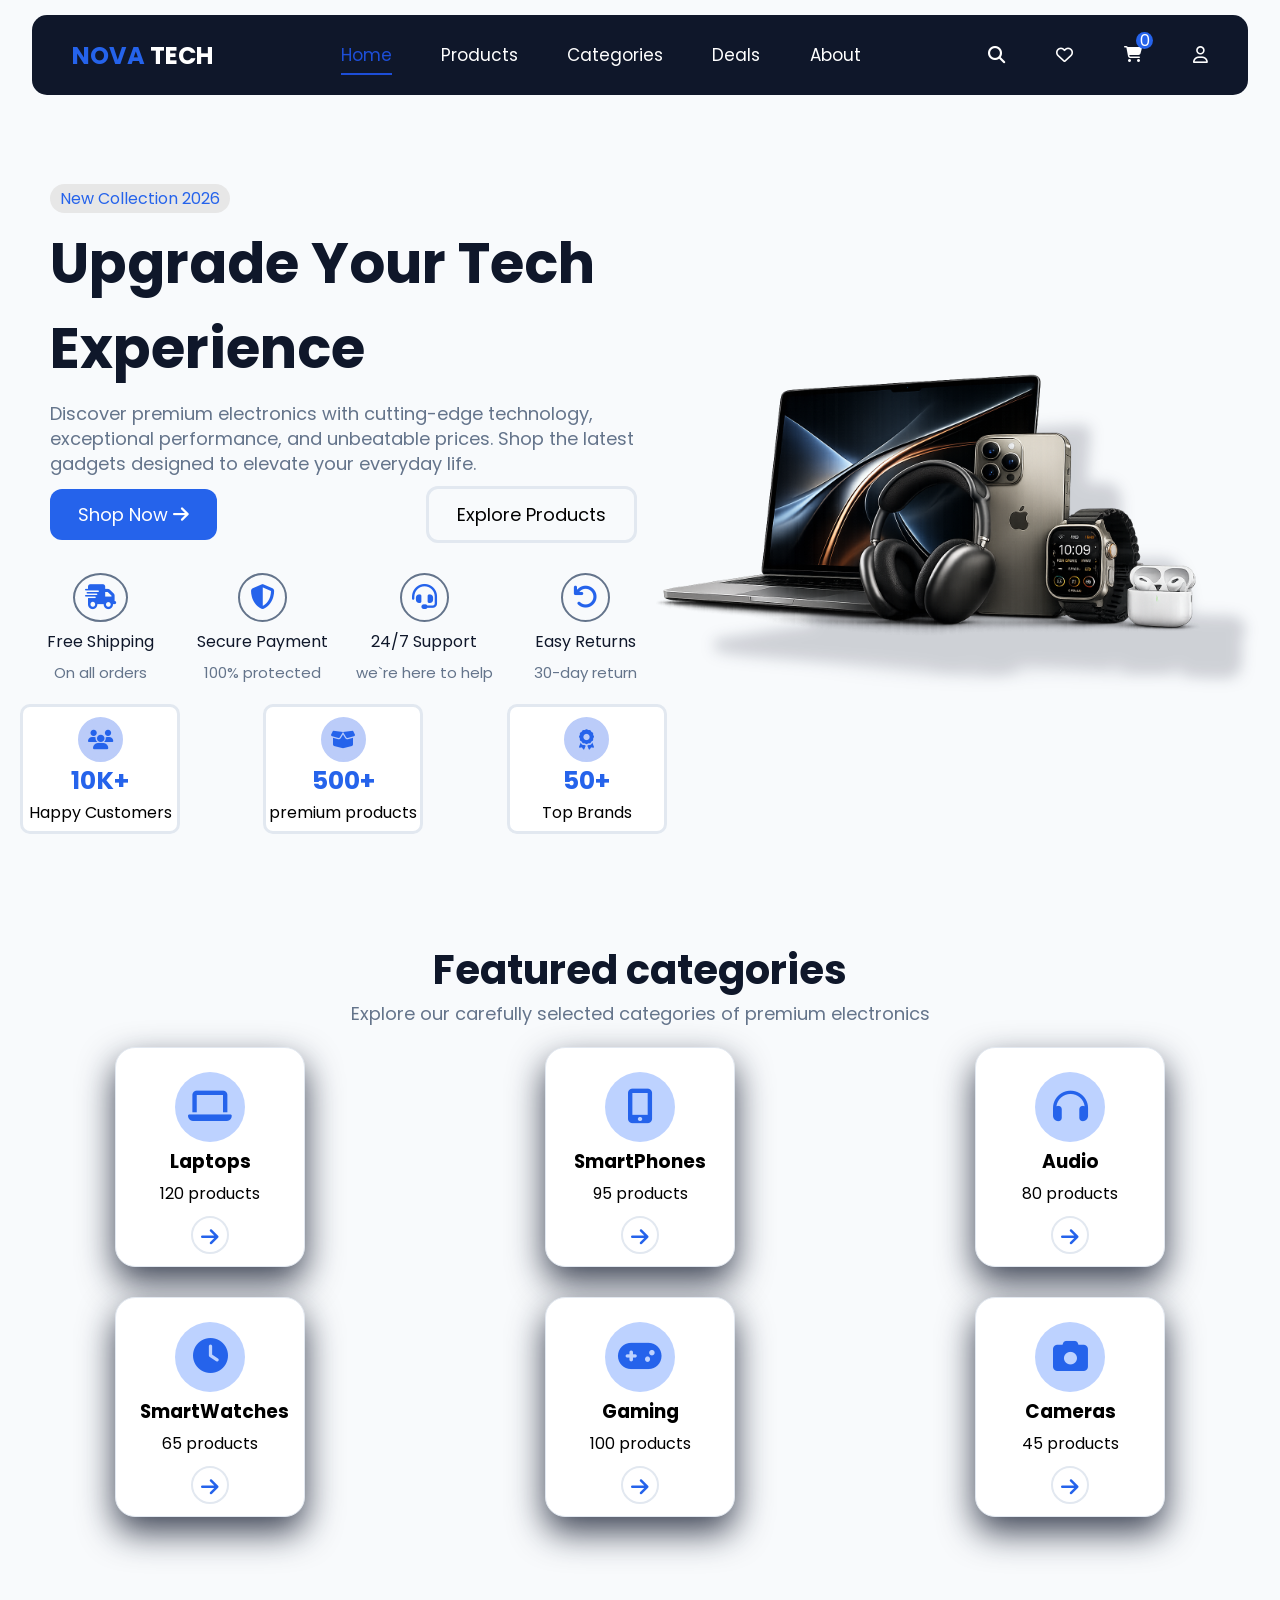
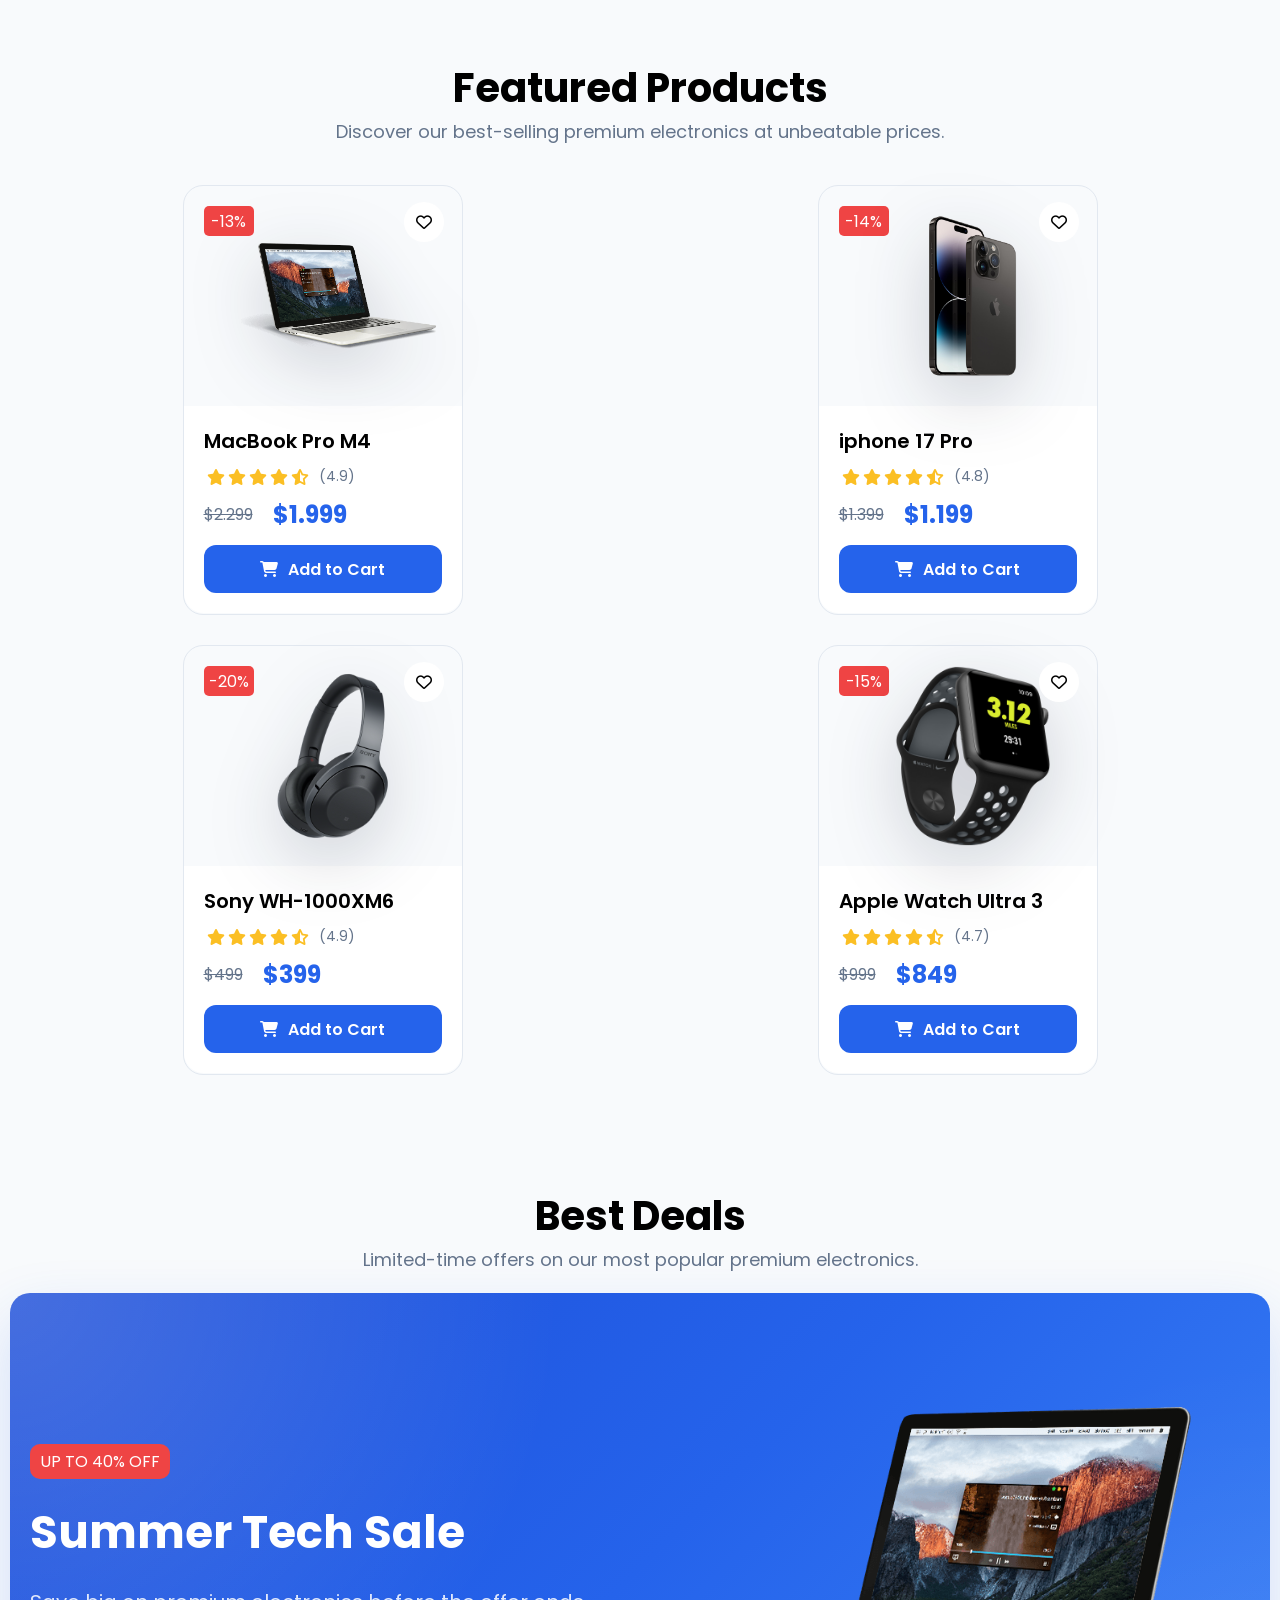
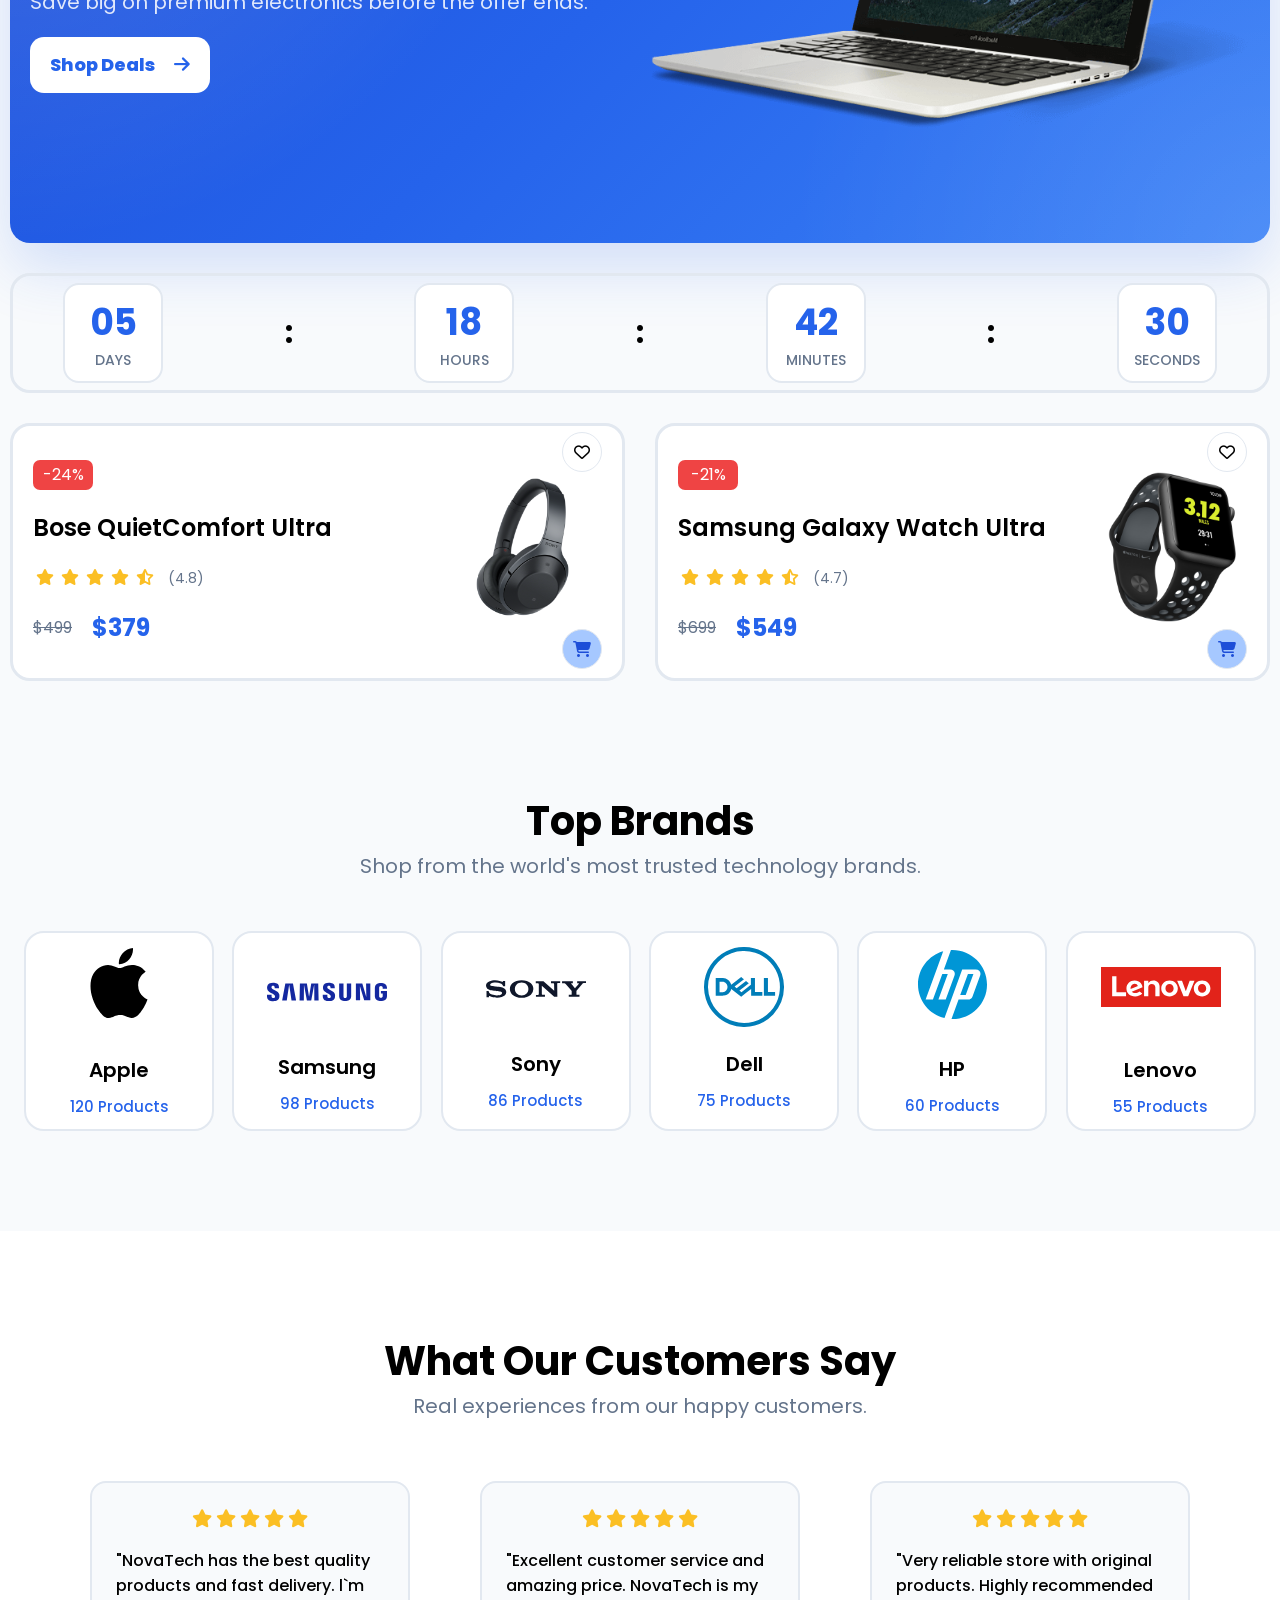
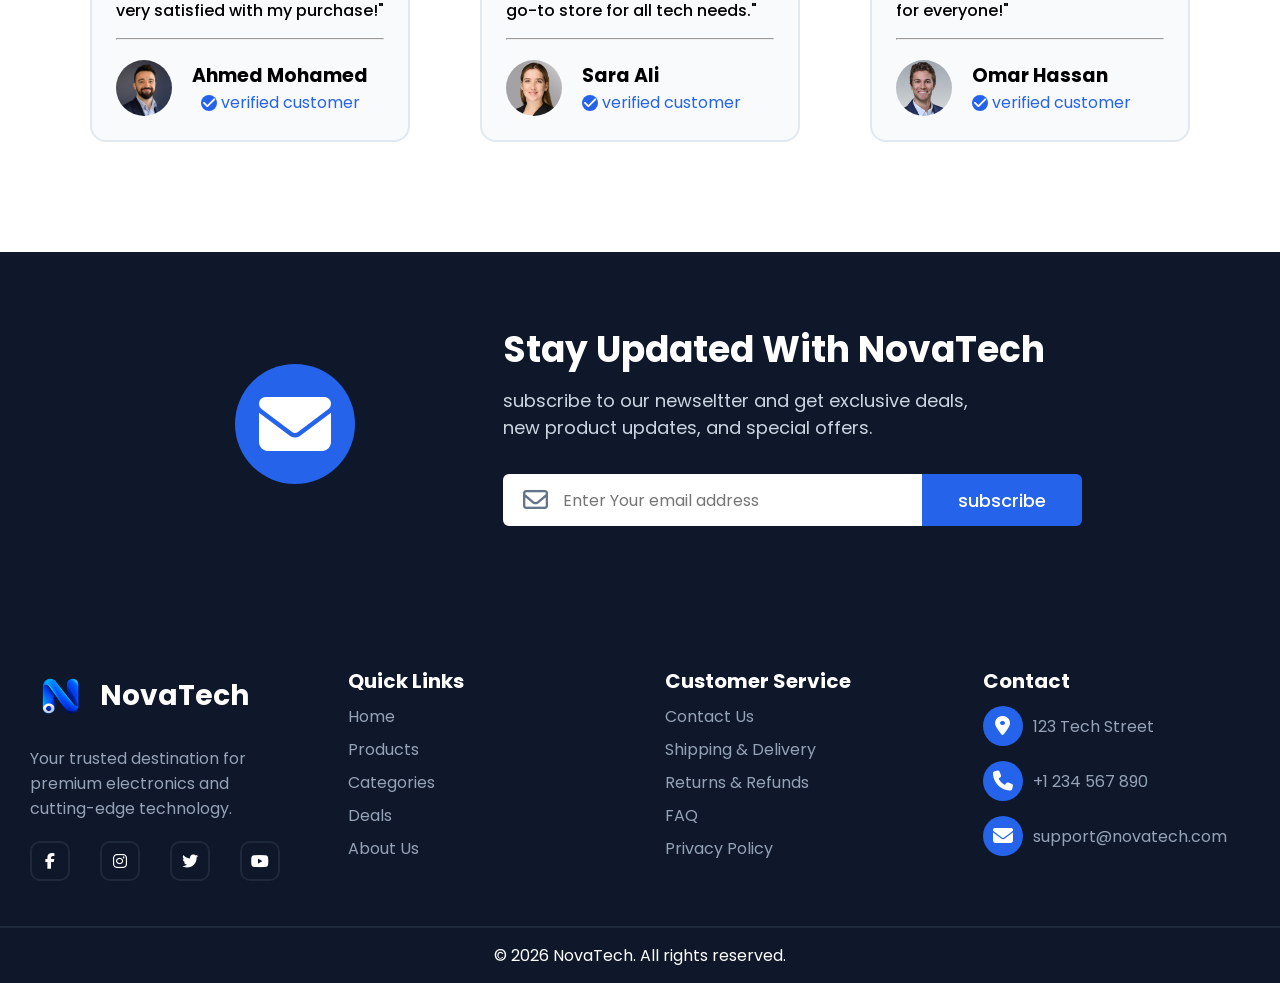
<file: index.html>
<!DOCTYPE html>
<html lang="en">
<head>
    <meta charset="UTF-8">
    <meta name="viewport" content="width=device-width, initial-scale=1.0">
    <title>NovaTech | Modern Electronics Store</title>
    <link rel="icon" href="images/P_1uYZJ7zdgTPaVR0ntNDZbaE9nfxgjyI07jGDcHHc4-c8wqNso5BlNPP5_FJ_y2yoswpdtVYBaFaRomsyTzg_QGjFvSv2DVtooa_ytCZiCOx9iPoRBGynaF3fNKnoyoT5BbPda1KwEdyrRdTtLSZBboc31A1Kn3ULOdHiLTKRRIwH3rlAoKCUT3V6Cp5szw.jpg">
    <link rel="stylesheet" href="style/all.css">
    <link rel="stylesheet" href="style/css.css">
    <link rel="preconnect" href="https://fonts.googleapis.com">
    <link href="https://fonts.googleapis.com/css2?family=Poppins:wght@300;400;500;600;700;800&display=swap" rel="stylesheet">
    <link rel="preconnect" href="https://fonts.gstatic.com" crossorigin>
</head>
<body>
    <header >
        <h2><span>NOVA </span>TECH</h2>
        <nav>
            <ul>
                <li><a class="linkHeader" href="#hom">Home</a></li>
                <li><a class="linkHeader" href="#produ">Products</a></li>
                <li><a class="linkHeader" href="#cat">Categories</a></li>
                <li><a class="linkHeader" href="#dea">Deals</a></li>
                <li><a class="linkHeader" href="#foot">About</a></li>
            </ul>
        </nav>
        <div>
            <ul>
                <li><a href="#"><i class="fa-solid fa-magnifying-glass"></i></a></li>
                <li><a href="#"><i class="fa-regular fa-heart"></i></a></li>
                <li class="cart">
                    <span class="cart-span" id="counter">0</span>
                    <i id="cart" class="fa-solid fa-cart-shopping" style="cursor: pointer;"></i>
                    <div class="menu" id="menu">
                        
                        
                    </div>
                </li>
                <li><a href="#"><i class="fa-regular fa-user"></i></a></li>
            </ul>
        </div>
    </header>




    <section class="hero-img" id="hom">
        <div class="hero-content">
        <div class="sc">
                <span class="hero-p">New Collection 2026</span>
                <h1>Upgrade Your Tech Experience</h1>
                <p>Discover premium electronics with cutting-edge technology, exceptional performance, and unbeatable prices. Shop the latest gadgets designed to elevate your everyday life.</p>
                <div class="buttons">

                    <button class="hero-button1">Shop Now <i class="fa-solid fa-arrow-right"></i></button>
                    <button class="hero-button2">Explore Products</button>
                </div>
        </div>
            <div class="hero-service">
                <ul>
                    <li>
                        <i class="fa-solid fa-truck-fast"></i>
                    <p class="firstP">Free Shipping</p>
                    <p class="secondP">On all orders</p>
                    </li>
                    <li>
                        <i class="fa-solid fa-shield-halved"></i>
                        <p class="firstP">Secure Payment</p>
                        <p class="secondP">100% protected</p>
                    </li>
                    <li>
                        <i class="fa-solid fa-headset"></i>
                        <p class="firstP">24/7 Support</p>
                        <p class="secondP">we`re here to help</p>
                    </li>
                    <li>
                        <i class="fa-solid fa-arrow-rotate-left"></i>
                        <p class="firstP">Easy Returns</p>
                        <p class="secondP">30-day return</p>
                    </li>
                </ul>
            </div>
            <div class="heroPrec">
                <div>
                    <i class="fa-solid fa-users"></i>
                    <h3>10K+</h3>
                    <p>Happy Customers</p>
                </div>
                <div>
                    <i class="fa-solid fa-box-open"></i>
                    <h3>500+</h3>
                    <p>premium products</p>
                </div>
                <div>
                    <i class="fa-solid fa-award"></i>
                    <h3>50+</h3>
                    <p>Top Brands</p>
                </div>
            </div>
        </div>
        <div class="hero-image">

            
                <img class="lab" src="images/21e353dc-22a0-498b-9e7b-105e8a148c67.png" alt="Laptop">
        </div>
    </section>



    <section id="cat">
        <div class="feat">
            <h2>Featured categories</h2>
            <p class="feat-p">Explore our carefully selected categories of premium electronics</p>
            <div class="feat-carts">
                <div>
                    <i class="fa-solid fa-laptop feat-icon1"></i>
                    <h3>Laptops</h3>
                    <p>120 products</p>
                    <i class="fa-solid fa-arrow-right feat-icon2"></i>
                </div>
                <div>
                    <i class="fa-solid fa-mobile-screen-button feat-icon1"></i>
                    <h3>SmartPhones</h3>
                    <p>95 products</p>
                    <i class="fa-solid fa-arrow-right feat-icon2"></i>
                </div>
                <div>
                    <i class="fa-solid fa-headphones feat-icon1"></i>
                    <h3>Audio</h3>
                    <p>80 products</p>
                    <i class="fa-solid fa-arrow-right feat-icon2"></i>
                </div>
                <div>
                    <i class="fa-solid fa-clock feat-icon1"></i>
                    <h3>SmartWatches</h3>
                    <p>65 products</p>
                    <i class="fa-solid fa-arrow-right feat-icon2"></i>
                </div>
                <div>
                    <i class="fa-solid fa-gamepad feat-icon1"></i>
                    <h3>Gaming</h3>
                    <p>100 products</p>
                    <i class="fa-solid fa-arrow-right feat-icon2"></i>
                </div>
                <div>
                    <i class="fa-solid fa-camera feat-icon1"></i>
                    <h3>Cameras</h3>
                    <p>45 products</p>
                    <i class="fa-solid fa-arrow-right feat-icon2"></i>
                </div>
            </div>
        </div>
    </section>



    <section id="produ">
        <div class="Featured">
            <h2>Featured Products</h2>
            <p class="Featured-p">Discover our best-selling premium electronics at unbeatable prices.</p>
            <div class="Featured-cart" id="Featured-container">
                
                
            
                
            </div>
        </div>
    </section>



    <section id="dea">
        <div class="best-deals">
            <h2>Best Deals</h2>
            <p class="best-deals-p">Limited-time offers on our most popular premium electronics.</p>
            <div class="beast-carts">
                <aside class="best-deals-left">
                <div class="best-deals-left-top">
                    <div>
                        <p class="best-deals-left-offer">UP TO 40% OFF</p>
                        <h3>Summer Tech Sale</h3>
                        <p class="best-deals-left-desc">Save big on premium electronics before the offer ends.</p>
                        <button>
                            <p>Shop Deals</p>
                            <i class="fa-solid fa-arrow-right"></i>
                        </button>
                    </div>
                    <img src="images/pngwing4.com.png" alt="Laptop">
                </div>
                <div class="best-deals-left-bottom">
                    <div>
                        <h3>05</h3>
                        <p>DAYS</p>
                    </div>
                    <p class="point">:</p>
                    <div>
                        <h3>18</h3>
                        <p>HOURS</p>
                    </div>
                    <p class="point">:</p>
                    <div>
                        <h3>42</h3>
                        <p>MINUTES</p>
                    </div>
                    <p class="point">:</p>
                    <div>
                        <h3>30</h3>
                        <p>SECONDS</p>
                    </div>
                </div>
            </aside>

            <aside class="best-deals-right">
                <div class="best-deals-right-top">
                    <div class="left">
                        <p class="left-offer">-24%</p>
                        <h3>Bose QuietComfort Ultra</h3>
                        <div class="left-star">
                            <i class="fa-solid fa-star"></i>
                            <i class="fa-solid fa-star"></i>
                            <i class="fa-solid fa-star"></i>
                            <i class="fa-solid fa-star"></i>
                            <i class="fa-solid fa-star-half-stroke"></i>
                            <span>(4.8)</span>
                        </div>
                        <div class="left-price">
                            <p class="left-old">$499</p>
                            <p class="left-new">$379</p>
                        </div>
                    </div>

                    <div class="right">
                        <i class="fa-regular fa-heart heart"></i>
                        <img src="images/pngwing2.com.png" alt="headphone">
                        <i class="fa-solid fa-cart-shopping cart"></i>
                    </div>
                </div>
                <div class="best-deals-right-top">
                    <div class="left">
                        <p class="left-offer">-21%</p>
                        <h3>Samsung Galaxy Watch Ultra</h3>
                        <div class="left-star">
                            <i class="fa-solid fa-star"></i>
                            <i class="fa-solid fa-star"></i>
                            <i class="fa-solid fa-star"></i>
                            <i class="fa-solid fa-star"></i>
                            <i class="fa-solid fa-star-half-stroke"></i>
                            <span>(4.7)</span>
                        </div>
                        <div class="left-price">
                            <p class="left-old">$699</p>
                            <p class="left-new">$549</p>
                        </div>
                    </div>
                    <div class="right">
                        <i class="fa-regular fa-heart heart"></i>
                        <img src="images/pngwing3.com.png" alt="SmartWatches">
                        <i class="fa-solid fa-cart-shopping cart"></i>
                    </div>
                </div>
            </aside>
            </div>
        </div>
    </section>


    <section>
        <div class="brands">
            <h2>Top Brands</h2>
            <p class="brands-desc">Shop from the world's most trusted technology brands.</p>
            <div class="brands-contanier">
                <div>
                    <svg style="color:#000000" role="img" viewBox="0 0 24 24" xmlns="http://www.w3.org/2000/svg"><title>Apple</title><path fill="currentColor" d="M12.152 6.896c-.948 0-2.415-1.078-3.96-1.04-2.04.027-3.91 1.183-4.961 3.014-2.117 3.675-.546 9.103 1.519 12.09 1.013 1.454 2.208 3.09 3.792 3.039 1.52-.065 2.09-.987 3.935-.987 1.831 0 2.35.987 3.96.948 1.637-.026 2.676-1.48 3.676-2.948 1.156-1.688 1.636-3.325 1.662-3.415-.039-.013-3.182-1.221-3.22-4.857-.026-3.04 2.48-4.494 2.597-4.559-1.429-2.09-3.623-2.324-4.39-2.376-2-.156-3.675 1.09-4.61 1.09zM15.53 3.83c.843-1.012 1.4-2.427 1.245-3.83-1.207.052-2.662.805-3.532 1.818-.78.896-1.454 2.338-1.273 3.714 1.338.104 2.715-.688 3.559-1.701"/></svg>
                    <h3>Apple</h3>
                    <p>120 Products</p>
                </div>
                <div>
                    <svg class="sam" style="color:#1428A0" role="img" viewBox="0 0 24 24" xmlns="http://www.w3.org/2000/svg"><title>Samsung</title><path fill="currentColor" d="M19.8166 10.2808l.0459 2.6934h-.023l-.7793-2.6934h-1.2837v3.3925h.8481l-.0458-2.785h.023l.8366 2.785h1.2264v-3.3925zm-16.149 0l-.6418 3.427h.9284l.4699-3.1175h.0229l.4585 3.1174h.9169l-.6304-3.4269zm5.1805 0l-.424 2.6132h-.023l-.424-2.6132H6.5788l-.0688 3.427h.8596l.023-3.0832h.0114l.573 3.0831h.8711l.5731-3.083h.023l.0228 3.083h.8596l-.0802-3.4269zm-7.2664 2.4527c.0343.0802.0229.1949.0114.2522-.0229.1146-.1031.2292-.3324.2292-.2177 0-.3438-.126-.3438-.3095v-.3323H0v.2636c0 .7679.6074.9971 1.2493.9971.6189 0 1.1346-.2178 1.2149-.7794.0458-.298.0114-.4928 0-.5616-.1605-.722-1.467-.9283-1.5588-1.3295-.0114-.0688-.0114-.1375 0-.1834.023-.1146.1032-.2292.3095-.2292.2063 0 .321.126.321.3095v.2063h.8595v-.2407c0-.745-.6762-.8596-1.1576-.8596-.6074 0-1.1117.2063-1.2034.7564-.023.149-.0344.2866.0114.4585.1376.7106 1.364.9169 1.5358 1.3524m11.152 0c.0343.0803.0228.1834.0114.2522-.023.1146-.1032.2292-.3324.2292-.2178 0-.3438-.126-.3438-.3095v-.3323h-.917v.2636c0 .7564.596.9857 1.2379.9857.6189 0 1.1232-.2063 1.2034-.7794.0459-.298.0115-.4814 0-.5616-.1375-.7106-1.4327-.9284-1.5243-1.318-.0115-.0688-.0115-.1376 0-.1835.0229-.1146.1031-.2292.3094-.2292.1948 0 .321.126.321.3095v.2063h.848v-.2407c0-.745-.6647-.8596-1.146-.8596-.6075 0-1.1004.1948-1.192.7564-.023.149-.023.2866.0114.4585.1376.7106 1.341.9054 1.513 1.3524m2.8882.4585c.2407 0 .3094-.1605.3323-.2522.0115-.0343.0115-.0917.0115-.126v-2.533h.871v2.4642c0 .0688 0 .1948-.0114.2292-.0573.6419-.5616.8482-1.192.8482-.6303 0-1.1346-.2063-1.192-.8482 0-.0344-.0114-.1604-.0114-.2292v-2.4642h.871v2.533c0 .0458 0 .0916.0115.126 0 .0917.0688.2522.3095.2522m7.1518-.0344c.2522 0 .3324-.1605.3553-.2522.0115-.0343.0115-.0917.0115-.126v-.4929h-.3553v-.5043H24v.917c0 .0687 0 .1145-.0115.2292-.0573.6303-.596.8481-1.2034.8481-.6075 0-1.1461-.2178-1.2034-.8481-.0115-.1147-.0115-.1605-.0115-.2293v-1.444c0-.0574.0115-.172.0115-.2293.0802-.6419.596-.8482 1.2034-.8482s1.1347.2063 1.2034.8482c.0115.1031.0115.2292.0115.2292v.1146h-.8596v-.1948s0-.0803-.0115-.1261c-.0114-.0802-.0802-.2521-.3438-.2521-.2521 0-.321.1604-.3438.2521-.0115.0458-.0115.1032-.0115.1605v1.5702c0 .0458 0 .0916.0115.126 0 .0917.0917.2522.3323.2522"/></svg>
                    <h3 class="sam-h3">Samsung</h3>
                    <p>98 Products</p>
                </div>
                <div>
                    <svg class="sony" style="color:#0F172A" role="img" viewBox="0 0 24 24" xmlns="http://www.w3.org/2000/svg"><title>Sony</title><path fill="currentColor" d="M8.5505 9.8881c.921 0 1.6574.2303 2.2209.7423.3848.3485.5999.8454.5939 1.3665a1.9081 1.9081 0 0 1-.5939 1.3726c-.5272.4848-1.3483.7423-2.221.7423-.8725 0-1.6785-.2575-2.2148-.7423-.3908-.3485-.609-.8484-.603-1.3726 0-.518.2182-1.015.603-1.3665.5-.4545 1.3847-.7423 2.2149-.7423zm.003 3.6692c.4606 0 .8878-.1606 1.1878-.4575.2999-.2999.4332-.6605.4332-1.1029 0-.4242-.1484-.821-.4333-1.1029-.2938-.2908-.7332-.4545-1.1877-.4545s-.8938.1637-1.1907.4545c-.2848.2818-.4333.6787-.4333 1.103-.006.409.1485.806.4333 1.1029.2969.2939.7332.4575 1.1907.4575zm-4.8418-1.9665c.1605.0424.315.094.4666.1636a1.352 1.352 0 0 1 .3787.2576c.197.206.309.4817.306.7665a.9643.9643 0 0 1-.3787.7788 2.0662 2.0662 0 0 1-.709.3485 3.7231 3.7231 0 0 1-1.1938.1697c-.352 0-.5467-.0406-.8138-.0962l-.077-.016c-.294-.0666-.5817-.1575-.8575-.2787a.0695.0695 0 0 0-.0424-.0121c-.0454 0-.0818.0394-.0818.0848v.203H.1212v-1.4786h.5242a.7559.7559 0 0 0 .1363.418c.2121.2607.4394.3607.6575.4395.3666.1212.7514.1848 1.1362.1969.5526 0 .8756-.134.9455-.163l.009-.0037.0062-.0023c.0616-.0226.3119-.1143.3119-.3916 0-.2743-.2338-.334-.387-.373l-.022-.0058c-.1708-.046-.562-.0872-.9897-.1323l-.1526-.016c-.4848-.0515-.9696-.1273-1.1968-.1758-.4977-.1097-.6942-.2917-.816-.4045l-.0082-.0076A1.0192 1.0192 0 0 1 0 11.1608c0-.497.3394-.797.7575-.9817.4454-.2.9756-.288 1.4392-.288.8211.0031 1.4877.2697 1.727.394.097.0515.1455-.0121.1455-.0606v-.1484h.5272v1.2876h-.4727a.9056.9056 0 0 0-.2939-.4909 1.289 1.289 0 0 0-.297-.1787c-.3968-.1667-.821-.2515-1.2513-.2455-.4423 0-.8665.085-1.0786.2153-.1333.0818-.2.1848-.2.306 0 .1727.1454.2424.2182.2636.1967.0597.6328.103.972.1369.0736.0073.1426.0142.2036.0206.3272.0334 1.012.1243 1.315.2zm18.1673-.9966v-.4787H24v.4696h-.4757c-.1727 0-.2424.0334-.3727.1788l-1.4271 1.63a.098.098 0 0 0-.0182.0698v.7423a1.106 1.106 0 0 0 .0121.103.1496.1496 0 0 0 .1.0909.9368.9368 0 0 0 .1303.009h.4848v.4698h-2.5724v-.4697h.4606a.9343.9343 0 0 0 .1302-.0091.1627.1627 0 0 0 .1031-.091.5626.5626 0 0 0 .009-.1v-.7422c0-.0242 0-.0242-.0333-.0636a606.7592 606.7592 0 0 0-1.4119-1.6028c-.0758-.0788-.2061-.2061-.406-.2061h-.4576v-.4696h2.5876v.4696h-.3121c-.0697 0-.1182.0697-.0576.1455 0 0 .8696 1.0392.8787 1.0513.0091.0122.0152.0122.0273.003.0121-.009.8938-1.0453.8999-1.0543a.0912.0912 0 0 0-.0182-.1273.1095.1095 0 0 0-.0606-.0182zm-6.284-.0031h.4848c.2212 0 .2606.0848.2636.2909l.0273 1.5664-2.5815-2.324H11.944v.4697h.412c.297 0 .3182.1636.3182.309v2.2138c.0004.1285.0009.295-.1818.295h-.506v.4667h2.1634v-.4697h-.5273c-.212 0-.2211-.097-.2242-.303v-1.8816l2.9724 2.6511h.7575l-.0394-2.9966c.003-.218.0182-.2908.2424-.2908h.4726v-.4697H15.595Z"/></svg>
                    <h3 class="sony-h3">Sony</h3>
                    <p>86 Products</p>
                </div>
                <div>
                    <svg class="dell" style="color:#007DB8" role="img" viewBox="0 0 24 24" xmlns="http://www.w3.org/2000/svg"><title>Dell</title><path fill="currentColor" d="M17.963 14.6V9.324h1.222v4.204h2.14v1.07h-3.362zm-9.784-3.288l2.98-2.292c.281.228.56.458.841.687l-2.827 2.14.611.535 2.827-2.216c.281.228.56.458.841.688a295.83 295.83 0 0 1-2.827 2.216l.61.536 2.83-2.295-.001-1.986h1.223v4.204h2.216v1.07h-3.362v-1.987c-.995.763-1.987 1.529-2.981 2.292l-2.981-2.292c-.144.729-.653 1.36-1.312 1.694-.285.147-.597.24-.915.276-.183.022-.367.017-.551.017H3.516V9.325H5.69a2.544 2.544 0 0 1 1.563.557c.454.36.778.872.927 1.43m-3.516-.917v3.21l.953-.001a1.377 1.377 0 0 0 1.036-.523 1.74 1.74 0 0 0 .182-1.889 1.494 1.494 0 0 0-.976-.766c-.166-.04-.338-.03-.507-.032h-.688zM11.82 0h.337a11.94 11.94 0 0 1 5.405 1.373 12.101 12.101 0 0 1 4.126 3.557A11.93 11.93 0 0 1 24 11.82v.36a11.963 11.963 0 0 1-3.236 8.033A11.967 11.967 0 0 1 12.182 24h-.361a11.993 11.993 0 0 1-4.145-.806 12.04 12.04 0 0 1-4.274-2.836A12.057 12.057 0 0 1 .576 15.67 12.006 12.006 0 0 1 0 12.181v-.361a11.924 11.924 0 0 1 1.992-6.396 12.211 12.211 0 0 1 4.71-4.172A11.875 11.875 0 0 1 11.82 0m-.153 1.23a10.724 10.724 0 0 0-6.43 2.375 10.78 10.78 0 0 0-3.319 4.573 10.858 10.858 0 0 0 .193 8.12 10.788 10.788 0 0 0 3.546 4.421 10.698 10.698 0 0 0 4.786 1.946c1.456.209 2.955.124 4.376-.26a10.756 10.756 0 0 0 5.075-3.062 10.742 10.742 0 0 0 2.686-5.28 10.915 10.915 0 0 0-.122-4.682 10.77 10.77 0 0 0-7.098-7.626 10.78 10.78 0 0 0-3.693-.525z"/></svg>
                    <h3 class="dell-h3">Dell</h3>
                    <p>75 Products</p>
                </div>
                <div>
                    <svg class="hp" style="color:#0096D6" role="img" viewBox="0 0 24 24" xmlns="http://www.w3.org/2000/svg"><title>HP</title><path fill="currentColor" d="M12.0069 24h-.3572l2.459-6.7453h3.3796c.5907 0 1.2364-.4533 1.4424-1.0166l2.6652-7.3085c.4396-1.1952-.2473-2.1706-1.525-2.1706h-4.6983l-3.929 10.798-2.2255 6.127C3.929 22.434 0 17.6806 0 12.007 0 6.498 3.7092 1.8546 8.7647.4396L6.4705 6.759 2.6514 17.2547h2.5415L8.4488 8.339h1.9095l-3.2558 8.9158H9.644l3.0223-8.3251c.4396-1.1952-.2473-2.1706-1.525-2.1706h-2.143l2.459-6.7453C11.636 0 11.8145 0 11.9931 0 18.6285 0 24 5.3715 24 12.007c.0137 6.6216-5.3578 11.993-11.9931 11.993zM19.2742 8.325h-1.9096l-2.6789 7.336h1.9096l2.6789-7.336z"/></svg>
                    <h3 class="hp-h3">HP</h3>
                    <p>60 Products</p>
                </div>
                <div>
                    <svg class="lenovo" style="color: #E2231A;" role="img" viewBox="0 0 24 24" xmlns="http://www.w3.org/2000/svg"><title>Lenovo</title><path fill="currentColor" d="M21.044 12.288c0 .5-.343.867-.815.867-.464 0-.827-.38-.827-.867 0-.51.343-.868.815-.868.464 0 .827.381.827.868zm-14.305-.92a.787.787 0 0 0-.651.307.991.991 0 0 0-.172.738l1.479-.614a.708.708 0 0 0-.656-.43zm6.963.052c-.472 0-.816.358-.816.868 0 .486.364.867.828.867.472 0 .815-.368.815-.867 0-.487-.363-.868-.827-.868zM24 7.997v8.006H0V7.997h24zM5.01 13.05H3.088V9.825H2.23v4.003h2.78v-.777zm1.137-.094l2.163-.897a1.667 1.667 0 0 0-.37-.86c-.284-.33-.704-.505-1.216-.505-.931 0-1.633.686-1.633 1.593 0 .93.704 1.593 1.726 1.593.572 0 1.158-.272 1.432-.589l-.535-.411c-.357.264-.56.326-.885.326-.292 0-.52-.09-.682-.25zm5.57-1.039c0-.709-.507-1.223-1.252-1.223a1.28 1.28 0 0 0-1.005.494v-.442h-.846v3.081h.846v-1.753c0-.316.245-.651.698-.651.35 0 .712.243.712.651v1.753h.847v-1.91zm3.647.37c0-.904-.725-1.593-1.65-1.593-.933 0-1.663.7-1.663 1.593 0 .903.726 1.592 1.651 1.592.932 0 1.662-.7 1.662-1.592zm2.066 1.54l1.268-3.081h-.967l-.765 2.099-.765-2.1h-.966l1.268 3.081h.927zm4.449-1.54c0-.904-.725-1.593-1.65-1.593-.932 0-1.662.7-1.662 1.593 0 .903.725 1.592 1.65 1.592.932 0 1.662-.7 1.662-1.592z"/></svg>
                    <h3 class="lenovo-h3">Lenovo</h3>
                    <p>55 Products</p>
                </div>
            </div>
        </div>
    </section>


    <section>
        <div class="customer">
            <h2>What Our Customers Say</h2>
            <p class="customer-desc">Real experiences from our happy customers.</p>
            <div class="customer-container">
                <div class="customer1">
                    <i class="fa-solid fa-star cu-star"></i>
                    <i class="fa-solid fa-star cu-star"></i>
                    <i class="fa-solid fa-star cu-star"></i>
                    <i class="fa-solid fa-star cu-star"></i>
                    <i class="fa-solid fa-star cu-star"></i>
                    <p>"NovaTech has the best quality products and fast delivery. l`m very satisfied with my purchase!"</p>
                    <hr>
                    <div class="info-customer">
                            <img class="cu-img" src="images/rqtQKQ7GI-gNWnvQesgcsUk0JsGYCZYWak491FYVTuvT2rFZuSehg9YnFrwyTDGUmYkUdb9yMUgMrlhBLE-HE9dpLA_lojvkP-b1U6uQLg-KeK6DJw-eIAi3EL7y_GyuW05DScG-RDC_vLZsZHAR45AsZG3NuqdIfP43cioEBmg8592QXrPAhAslXWBz0oNh.jpg" alt="">
                        <div class="info">
                            <h4>Ahmed Mohamed</h4>
                            <i class="fa-solid fa-check"></i>
                            <span>verified customer</span>
                        </div>
                    </div>
                </div>
                <div class="customer1">
                    <i class="fa-solid fa-star cu-star"></i>
                    <i class="fa-solid fa-star cu-star"></i>
                    <i class="fa-solid fa-star cu-star"></i>
                    <i class="fa-solid fa-star cu-star"></i>
                    <i class="fa-solid fa-star cu-star"></i>
                    <p>"Excellent customer service and amazing price. NovaTech is my go-to store for all tech needs."</p>
                    <hr>
                    <div class="info-customer">
                        <img class="cu-img" src="images/yodaRyKH6iuk0eiE804zN5al8zJS92kuHREf-faJmi8j1lgfSrZMelonpbb2VZW0SOPqCyaaGgn09V_JZUWZ273kD9Qqc0m8RI7NN2rVw7RtnI3EBlISBa4swz6_oDb5fIu-NTctsrhRSeWxxndp5H0TZqUDlmJcsXE5iZQjqQVCdUm3azMnsabW0tVRmfrS.jpg" alt="">
                        <div class="info">
                            <h4>Sara Ali</h4>
                            <i class="fa-solid fa-check"></i>
                            <span>verified customer</span>
                        </div>
                    </div>
                </div>
                <div class="customer1">
                    <i class="fa-solid fa-star cu-star"></i>
                    <i class="fa-solid fa-star cu-star"></i>
                    <i class="fa-solid fa-star cu-star"></i>
                    <i class="fa-solid fa-star cu-star"></i>
                    <i class="fa-solid fa-star cu-star"></i>
                    <p>"Very reliable store with original products. Highly recommended for everyone!"</p>
                    <hr>
                    <div class="info-customer">
                        <img class="cu-img" src="images/eCgf9gOvbKGhAr5wTcUVZ1ti6VDJy-OexzRQzuOmO1BWP4Pqf-O8wSrwHbS3dyidD07tHRWEzQMB_crNJr2wB3jCQUJyII9Obbw1VeWcWdbXkPFDEQ5Ws6gK1W0b8aAxiYBHh2GBSYTW5riGV784nFzno-ueI8QNLKIGdxwlB-gGDOes3G8b1M_ruOUw3QzX.jpg" alt="">
                        <div class="info">
                            <h4>Omar Hassan</h4>
                            <i class="fa-solid fa-check"></i>
                            <span>verified customer</span>
                        </div>
                    </div>
                </div>
                
            </div>
        </div>
    </section>


    <section class="new">
        <div class="update">
            <i class="fa-solid fa-envelope update-email"></i>
            <div class="update-container">
                <h2>Stay Updated With NovaTech</h2>
                <p>subscribe to our newseltter and get exclusive deals,<br> new product updates, and special offers.</p>
                <form class="form-email">
                    <i class="fa-regular fa-envelope"></i>
                    <input class="input-email" type="text" placeholder="Enter Your email address">
                    <input class="input-sum" type="submit" value="subscribe">
                </form>
            </div>
        </div>
    </section>


    <footer id="foot">
        <div class="footer">
            <div class="footer-content">
                <div class="footer-first">
                    <div class="footer-top">
                        <img src="images/e2d30642-ec8a-4f70-ad91-1be8db69b042.png" alt="N">
                        <h2>NovaTech</h2>
                    </div>
                    <p class="first-des">Your trusted destination for premium electronics and cutting-edge technology.</p>
                    <ul>
                        <li><a href="#"><i class="fa-brands fa-facebook-f"></i></a></li>
                        <li><a href="#"><i class="fa-brands fa-instagram"></i></a></li>
                        <li><a href="#"><i class="fa-brands fa-twitter"></i></a></li>
                        <li><a href="#"><i class="fa-brands fa-youtube"></i></a></li>
                    </ul>
                </div>

                <div class="footer-second">
                    <h2>Quick Links</h2>
                    <ul>
                        <li><a href="#">Home</a></li>
                        <li><a href="#">Products</a></li>
                        <li><a href="#">Categories</a></li>
                        <li><a href="#">Deals</a></li>
                        <li><a href="#">About Us</a></li>
                    </ul>
                </div>

                <div class="footer-three">
                    <h2>Customer Service</h2>
                    <ul>
                        <li><a href="#">Contact Us</a></li>
                        <li><a href="#">Shipping & Delivery</a></li>
                        <li><a href="#">Returns & Refunds</a></li>
                        <li><a href="#">FAQ</a></li>
                        <li><a href="#">Privacy Policy</a></li>
                    </ul>
                </div>

                <div class="footer-four">
                    <h2>Contact</h2>
                    <div>
                        <i class="fa-solid fa-location-dot"></i>
                        <p>123 Tech Street </p>
                    </div>
                    <div>
                        <i class="fa-solid fa-phone"></i>
                        <p>+1 234 567 890</p>
                    </div>
                    <div>
                        <i class="fa-solid fa-envelope"></i>
                        <p>support@novatech.com</p>
                    </div>
                </div>
            </div>
            <p class="footer-p">© 2026 NovaTech. All rights reserved.</p>
        </div>
    </footer>
    <script src="JS/script.js"></script>
    <script src="JS/team.js"></script>
</body>
</html>
</file>
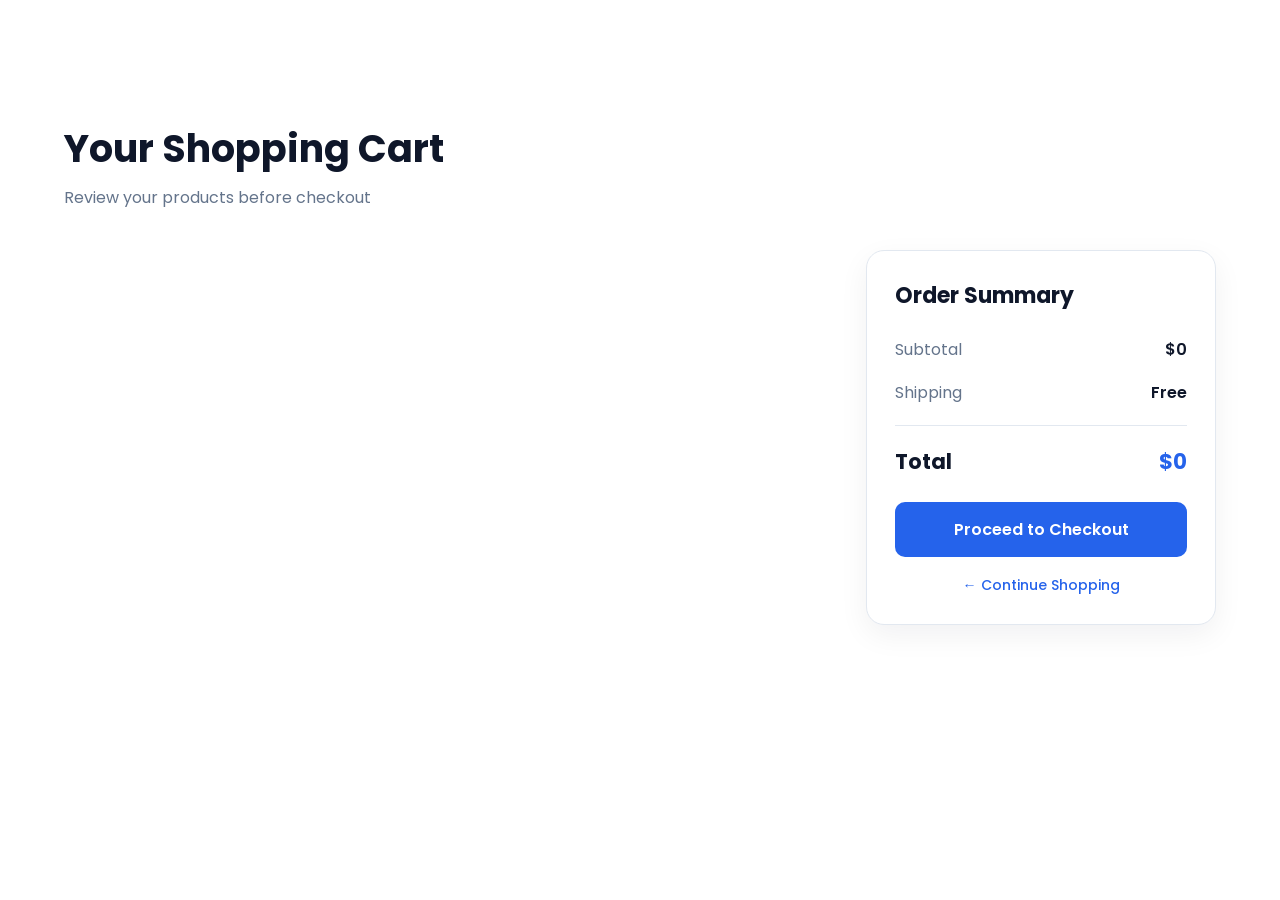
<file: cart.html>
<!DOCTYPE html>
<html lang="en">
<head>
    <meta charset="UTF-8">
    <meta name="viewport" content="width=device-width, initial-scale=1.0">
    <title>NovaTech | Modern Electronics Store</title>
    <link rel="icon" href="images/P_1uYZJ7zdgTPaVR0ntNDZbaE9nfxgjyI07jGDcHHc4-c8wqNso5BlNPP5_FJ_y2yoswpdtVYBaFaRomsyTzg_QGjFvSv2DVtooa_ytCZiCOx9iPoRBGynaF3fNKnoyoT5BbPda1KwEdyrRdTtLSZBboc31A1Kn3ULOdHiLTKRRIwH3rlAoKCUT3V6Cp5szw.jpg">
    <link rel="stylesheet" href="style/all.css">
    <link rel="stylesheet" href="style/cart.css">
    <link rel="preconnect" href="https://fonts.googleapis.com">
    <link href="https://fonts.googleapis.com/css2?family=Poppins:wght@300;400;500;600;700;800&display=swap" rel="stylesheet">
    <link rel="preconnect" href="https://fonts.gstatic.com" crossorigin>
</head>
<body>
    <div class="cart-page">

    <div class="cart-header">
        <h1>Your Shopping Cart</h1>
        <p>Review your products before checkout</p>
    </div>

    <div class="cart-content">

        <div class="cart-products" id="cart-products">
            
        </div>

        <div class="cart-summary">
            <h2>Order Summary</h2>

            <div class="summary-row">
                <span>Subtotal</span>
                <span id="subtotal">$0</span>
            </div>

            <div class="summary-row">
                <span>Shipping</span>
                <span>Free</span>
            </div>

            <div class="summary-line"></div>

            <div class="summary-total">
                <span>Total</span>
                <span id="total">$0</span>
            </div>

            <button class="checkout-btn">
                Proceed to Checkout
            </button>

            <a href="index.html" class="continue-shopping">
                ← Continue Shopping
            </a>
        </div>

    </div>

</div>
    <script src="JS/cart.js"></script>
</body>
</file>
<file: style/css.css>
*{
    margin: 0;
    padding: 0;
    box-sizing: border-box;
    font-family: "Poppins", sans-serif;
}
/*       /////////////////////////////////////header//////////////////////////////////      */
header{
    width: 95%;
    height: 80px;
    background-color: #0f172a;
    display: flex;
    justify-content: space-between;
    align-items: center;
    color:#fff;
    padding: 0 40px;
    position: fixed;
    z-index: 100000000;
    top:15px;
    left:2.5%;

    border-radius:15px;
}
header h2 span{
    color: #2563eb;
}
header nav ul , header div ul{
    display: flex;
    justify-content: space-between;
    width: 520px;
}
header div ul{
    width: 220px;
}
header nav ul li, header div ul li{
    list-style: none;
}
header nav ul li a , header div ul li a{
    text-decoration: none;
    color: #fff;
    transition:.3s;
    font-size: 17px;
}
header div ul li a{
    width: 24px;
}
.cart{
    position: relative;
}


.menu {
    display: none;
    position: absolute;
    top: 55px;
    right: -20px;
    width: 380px;
    max-height: 500px;
    overflow-y: auto;
    padding: 15px;
    background-color: #fff;
    border: 1px solid #e2e8f0;
    border-radius: 16px;
    box-shadow: 0 20px 50px rgba(15, 23, 42, 0.18);
    z-index: 1000;
}



.menu-cont {
    width: 100%;
    padding: 15px;
    margin-bottom: 10px;
    background-color: #f8fafc;
    border: 1px solid #e2e8f0;
    border-radius: 12px;
}
.menu-a{
    color:#000;
    width: 100%;
    height:40px;
    background-color: #f8fafc;
    border: 1px solid #e2e8f0;
    border-radius: 12px;
    display: flex;
    align-items: center;
    justify-content: center;
    font-size: 20px;
    font-weight: 500;
    text-align: center;
}


.menu-cont .left {
    display: flex;
    align-items: center;
    gap: 8px;
    flex-wrap: wrap;
}

/* اسم المنتج */

.menu-cont .name {
    width: 100%;
    margin-bottom: 8px;
    color: #0f172a;
    font-size: 16px;
    font-weight: 600;
}

/* السعر */

.menu-cont > p {
    margin-top: 12px;
    color: #2563eb;
    font-size: 15px;
    font-weight: 700;
}

/* أزرار + و - */

.button-left,
.button-right {
    width: 28px;
    height: 28px;
    border: none;
    border-radius: 7px;
    color: #fff;
    font-size: 18px;
    font-weight: 600;
    cursor: pointer;
    transition: 0.2s;
}

.button-left {
    background-color: #ef4444;
}

.button-right {
    background-color: #2563eb;
}

.button-left:hover {
    background-color: #dc2626;
}

.button-right:hover {
    background-color: #1d4ed8;
}


.menu-cont .left span {
    min-width: 25px;
    text-align: center;
    color: #0f172a;
    font-size: 15px;
    font-weight: 600;
}

.menu-del {
    margin-left: auto;
    padding: 7px 10px;
    border: none;
    border-radius: 7px;
    background-color: #fee2e2;
    color: #dc2626;
    font-size: 13px;
    font-weight: 600;
    cursor: pointer;
    transition: 0.2s;
}

.menu-del:hover {
    background-color: #fecaca;
}

.menu-p {
    margin: 15px 0 5px;
    padding-top: 15px;
    border-top: 2px solid #e2e8f0;
    color: #0f172a;
    font-size: 18px;
    font-weight: 700;
    text-align: right;
}

.menu::-webkit-scrollbar {
    width: 6px;
}

.menu::-webkit-scrollbar-thumb {
    background-color: #cbd5e1;
    border-radius: 10px;
}

@media (max-width: 500px) {

    .menu {
        position: fixed;
        top: 75px;
        right: 10px;
        left: 10px;
        width: auto;
        max-height: 450px;
    }

    .menu-del {
        margin-left: 5px;
    }
}
.cart-span{
    display: block;
    min-width: 17px;
    height:17px;
    position: absolute;
    top:-10px;
    left: 12px;
    background-color: #2563eb;
    display: flex;
    justify-content: center;
    align-items: center;
    border-radius: 50%;
}
@media(max-width:1100px){
    header nav ul{
        width: 400px;
    }
    header div ul{
    width: 150px;
    }
}
@media(max-width:855px){
    header h2{
        display: none;
    }
}
@media(max-width:674px){
    
    header nav{
        display: none;
    }
    header h2{
        display: block;
    }
}

/* //////////////////////////////////////////////////////js/////////////////////////////////////////////////// */
.active{
    border-bottom : 2px solid #1d4ed8;
    padding-bottom : 6px;
    color : #1d4ed8
}

/* /////////////////////////////////////////////hero image///////////////////////////////////////////////////// */
.hero-img{
    width: 100%;
    min-height:100vh ;
    padding-top: 120px;
    background-color: #f8fafc;
    display: flex;
    justify-content: center;
    align-items: center;
}
.hero-image{
    display: flex;
    align-items: center;
    justify-content: center;
}
.hero-image img{
    filter: drop-shadow(50px  50px  7px  rgba(15,23,42,.18));
}
.lab{
    max-width: 100%;
    margin-left: -99px;
}
.sc{
    margin: 0 50px 20px 50px;
}
.hero-p{
    background-color: #e7e7e7;
    padding: 3px 10px;
    border-radius: 20px;
    color: #2563eb
}
.sc h1{
    font-size: 56px;
    margin: 10px 0;
    font-weight: bold;
    color:#0f172a
}
.sc p{
    font-size: 18px;
    color: #64748B;
    line-height: 25px;
}
.buttons{
    margin: 10px 0;
    display: flex;
    justify-content: space-between;
    align-items: center;
    flex-wrap: wrap;
    gap: 20px;
}
.hero-button1{
    padding:12px 28px;
    background-color: #2563eb;
    border: none;
    color:#fff;
    font-size: 18px;
    border-radius: 12px;
    cursor: pointer;
    transition:.3s;
}
.hero-button2{
    padding:12px 28px;
    background: none;
    border: 3px solid #e2e8f0;
    border-radius: 12px;
    font-size: 18px;
    cursor: pointer;
    transition:.3s;
}
.hero-button1:hover{
    background:#1d4ed8;
    box-shadow:0 20px 30px rgba(37,99,235,.12);
    transform: scale(1.02);
}
.hero-button2:hover{
    border-color:#2563eb;
    color:#2563eb;
    box-shadow:0 20px 30px rgba(37,99,235,.12);
    transform: scale(1.02);
}
.hero-service ul{
    display: grid;
    grid-template-columns: repeat(auto-fit, minmax(150px, 1fr));
    margin: 0 20px ;
}
.hero-service ul li{
    list-style: none;
    display: flex;
    flex-direction: column;
    gap: 7px;
    align-items: center;
    margin: 10px 7.5px;
    /* margin-bottom: 10px; */

}
.hero-service ul li i{
    color:#2563eb;
    font-size: 25px;
    border: 2px solid #64748B;
    padding: 10px;
    border-radius: 50%;
}
.firstP{
    color:#0f172a;
    font-size: 16px;
}
.secondP{
    color: #64748B;
    font-size: 15px;
}
.heroPrec{
    display: flex;
    justify-content: space-between;
    flex-wrap: wrap;
    gap: 20px;
    margin: 0 20px;
}
.heroPrec div{
    display: flex;
    flex-direction: column;
    align-items: center;
    width: 160px;
    height: 130px;
    padding-top: 10px;
    border: 3px solid #e2e8f0;
    background-color: #fff;
    border-radius: 10px;
    transition: 0.5s;
    margin-top: 10px;
}
.heroPrec div:hover{
    transform:  scale(1.07);
    box-shadow:0 15px 35px rgba(37,99,235,.15);
}
.heroPrec div i{
    font-size: 20px;
    display: flex;
    justify-content: center;
    align-items: center;
    color: #2563eb;
    width: 45px;
    height:45px;
    border: 2px solid #bbccf9;
    background-color: #bbccf9;
    border-radius: 50%;
}
.heroPrec div h3{
    font-size: 25px;
    color: #2563eb;
}
@media(max-width:1100px){
    .hero-img{
        flex-direction: column;
        
    }
    .lab{
        margin-left: 0;
    }
}
@media(max-width:500px){
    .sc{
        margin: 20px 20px 50px 20px;
    }
}
@media(max-width:380px){
    .heroPrec{
        justify-content: center;
    }
}


/* /////////////////////////////////////////////////////feat/////////////////////////////////////////////////// */
.feat{
    text-align: center;
    padding: 40px 10px;
    background-color: #f8fafc;
}
.feat h2{
    font-size: 40px;
    color:#0f172a
}
.feat-p{
    font-size: 18px;
    color: #64748B;
    margin-bottom: 20px;
}
.feat-carts{
    display: grid;
    grid-template-columns: repeat(6 , 1fr);
    gap: 30px;
}
.feat-carts div{
    width: 190px;
    height: 220px;
    border: 1px solid #e2e8f0;
    border-radius: 20px;
    padding: 24px;
    background-color: #fff;
    box-shadow: 0 15px 35px rgba(15, 23, 42,0.8);
    transition: all 0.3s;
    margin: auto;
}
.feat-carts div:hover{
    transform: translateY(-8px);
    background-color: #1d4ed8;
    color:#fff;
    box-shadow: 0 20px 40px rgba(37, 99, 235, 1.5);
}
.feat-icon1{
    font-size: 35px;
    border-radius: 50%;
    width: 70px;
    height:70px;
    padding-top: 17px;
    border-radius: 50%;
    background-color: #bdd2ff;
    color:#2563eb;
}
.feat-carts div:hover .feat-icon1{
    background-color: #1d4ed8;
    color:#fff
}
.feat-carts div h3{
    margin:5px 0;
}
.feat-icon2{
    width: 38px;
    height: 38px;
    border: 2px solid #e2e8f0;
    border-radius: 50%;
    font-size: 20px;
    color: #2563eb;
    padding-top: 9px;
    margin-top: 10px;
}
.feat-carts div:hover .feat-icon2{
    border: 2px solid #fff;
    color:#fff;
    transform: translateX(5px);
}
@media(max-width:1380px){
    .feat-carts{
        grid-template-columns: repeat(3 , 1fr);
    }
}
@media(max-width:650px){
    .feat-carts{
        grid-template-columns: repeat(2 , 1fr);
    }
}
@media(max-width:450px){
    .feat-carts{
        grid-template-columns: repeat(1 , 1fr);
    }
}



/* ////////////////////////////////////////////////////////////////Featured///////////////////////////////////////////////////// */
.Featured{
    text-align: center;
    padding: 101px 20px;
    background-color: #f8fafc;
}
.Featured h2{
    font-size: 40px;
    font-weight: 700;
    
}
.Featured-p{
    color:#64748B;
    font-size: 18px;
    font-weight: 400;
    margin-bottom: 40px;
}
.Featured-cart{
    display: grid;
    grid-template-columns: repeat(4 , 1fr);
    gap : 30px
}
.Featured-cart1{
    width: 280px;
    height:430px;
    border: 1px solid #e2e8f0;
    border-radius: 20px;
    margin: auto;
    transition: all 0.3s;
}
.Featured-cart1:hover{
    transform: translateY(-10px);
    box-shadow: 0 20px 40px rgba(15, 23, 42, 0.08);
}
.Featured-cart-top{
    height: 220px;
    display: flex;
    justify-content: space-between;
    position: relative;
    padding: 20px;
}
.Featured-cart-top p{
    background-color: #ef4444;
    color:#fff;
    width: 50px;
    height:30px;
    padding: 3px;
    border-radius: 5px;
}
.Featured-cart-top img{
    width: 198px;
    height: 180px;
    object-fit: contain;
    display: block;
    position: absolute;
    left: 55px;
    transition: .3s;
    filter: drop-shadow(0 20px 35px rgba(15,23,42,.18));
}
.Featured-cart-top .img-watch{
    left: 45px;
}
.Featured-cart1:hover .Featured-cart-top img{
    transform: scale(1.05);
    filter: drop-shadow(0 35px 60px rgba(37,99,235,.25));

}
.Featured-cart-top i{
    width: 40px;
    height: 40px;
    background-color: #fff;
    border-radius: 50%;
    display: flex;
    justify-content: center;
    align-items: center;
    margin-top: -4px;
    cursor: pointer;
    transition: 0.3s;
    position: absolute;
    left:220px;
}
.Featured-cart-top i:hover{
    color:#ef4444;
    transform: scale(1.1);
}
.Featured-cart-bottom{
    padding: 20px;
    background-color: #fff;
    text-align: left;
    border-radius: 0 0 20px 20px;
}
.Featured-cart-bottom h3{
    font-size: 20px;
    font-weight: 600;
}
.Featured-cart-bottom div i{
    color: #fbbf24;
    margin-left: 3px;
}
.Featured-cart-bottom div span{
    font-size: 14px;
    font-weight: 400;
    margin-left: 10px;
    color:#64748B
}
.Featured-cart-bottom div{
    display: flex;
    margin-top: 10px;
    align-items: center;
}
.Featured-cart-bottom div p{
    margin-right: 20px;
}
.old-price{
    font-size: 16px;
    font-weight: 400;
    color: #64748B;
    text-decoration: line-through;
}
.new-price{
    font-size: 24px;
    font-weight: 700;
    color: #2563eb;
}
.Featured-cart-bottom button{
    display: flex;
    align-items: center;
    justify-content: center;
    height: 48px;
    width: 100%;
    border-radius: 12px;
    border: none;
    background-color: #2563eb;
    color:#fff;
    font-size: 16px;
    font-weight: 600;
    margin-top: 13px;
    transition: 0.3s;
    cursor: pointer;
}
.Featured-cart1:hover .Featured-cart-bottom button{
    background-color: #1d4ed8;
}
.Featured-cart-bottom button p{
    margin-left: 10px;
}
@media(max-width:1350px){
    .Featured-cart{
        grid-template-columns: repeat(2 ,1fr);
    }
}
@media(max-width:630px){
    .Featured-cart{
        grid-template-columns: repeat(1 ,1fr);
    }
}



/* ////////////////////////////////////////////////////best-deals/////////////////////////////////////////// */
.best-deals{
    text-align: center;
    background-color: #f8fafc;
    padding: 10px 10px;
}
.best-deals h2{
    font-size: 40px;
    font-weight: 700;
}
.best-deals-p{
    font-size: 18px;
    color: #64748B;
}
.beast-carts{
    display: flex;
    justify-content: space-evenly;
    align-items: center;
    gap:30px;
    flex-wrap: wrap;
    margin-top: 20px;
}
.best-deals-left{
    width: 60%;
    height: 100%;
}
.best-deals-left-top{
    width: 100%;
    height:400px;
    background:
radial-gradient(circle at top left, rgba(255,255,255,.18), transparent 40%),
radial-gradient(circle at bottom right, rgba(255,255,255,.10), transparent 35%),
linear-gradient(135deg, #1D4ED8 0%, #2563EB 50%, #3B82F6 100%);
    border-radius: 20px;
    padding: 20px;
    display: flex;
    justify-content: space-between;
    align-items: center;
    box-shadow: 0 25px 60px rgba(37, 99, 235, 0.18);
    
}
.best-deals-left-offer{
    width: 140px;
    height:35px;
    background-color: #ef4444;
    color:#fff;
    border-radius: 10px;
    display: flex;
    justify-content: center;
    align-items: center;
}
.best-deals-left-top h3{
    font-size: 45px;
    font-weight: 700;
    margin: 20px 0;
    color:#fff;
    text-align: left;

}
.best-deals-left-desc{
    font-size: 20px;
    margin-bottom: 20px;
    color: rgba(255,255,255,.85);
    text-align: left;
}
.best-deals-left-top button{
    width: 180px;
    height: 56px;
    border-radius: 14px;
    font-size: 18px;
    border: none;
    background-color: #fff;
    color:#2563EB;
    display: flex;
    align-items: center;
    justify-content: space-evenly;
    font-size: 18px;
    font-weight: 800;
    cursor: pointer;
    transition: 0.3s;
}
.best-deals-left-top button:hover{
    transform:translateY(-2px);
    background:#F8FAFC;
}
.best-deals-left-top img{
    width: 500px;
    height: 500px;
    object-fit: contain;
}
.best-deals-left-bottom{
    width: 100%;
    height: 120px;
    border: 3px solid #e2e8f0;
    display: flex;
    align-items: center;
    justify-content: space-between;
    border-radius: 20px;
    margin-top: 30px;
    padding: 0 50px;
}
.best-deals-left-bottom div{
    width: 100px;
    background-color: #fff;
    border-radius: 16px;
    display: flex;
    align-items: center;
    justify-content: center;
    flex-direction: column;
    border: 2px solid #e2e8f0;
    padding: 10px;
}
.best-deals-left-bottom div h3{
    font-size: 36px;
    font-weight: 700;
    color: #2563EB;
}
.best-deals-left-bottom div p{
    font-size: 14px;
    font-weight: 500;
    color: #64748B;
}
.point{
    font-size: 30px;
    font-weight: bold;
}
.best-deals-right{
    width: 30%;
    display: grid;
    grid-template-columns: repeat(1 , 1fr);
    gap: 30px;
}
.best-deals-right-top{
    height: 258px;
    border-radius: 20px;
    border: 3px solid #e2e8f0;
    background-color: #fff;
    display: flex;
    justify-content: space-between;
    align-items: center;
    padding: 20px;
}
.left-offer{
    width: 60px;
    height: 30px;
    background-color: #ef4444;
    color: #fff;
    border-radius: 7px;
    display: flex;
    justify-content: center;
    align-items: center;

}
.left h3{
    font-size: 24px;
    font-weight: 600;
    margin: 20px 0;
    text-align: left;
}
.left-star{
    text-align: left;
}
.left-star i{
    color: #fbbf24;
    margin-left: 3px;
    
}
.left-star span{
font-size: 14px;
    font-weight: 400;
    margin-left: 10px;
    color:#64748B;
    
}
.left-price{
    display: flex;
    margin-top: 20px;
    align-items: center;
    
}
.left-old{
font-size: 16px;
    font-weight: 400;
    color: #64748B;
    text-decoration: line-through;
    margin-right: 20px;
    
}
.left-new{
    font-size: 24px;
    font-weight: 700;
    color: #2563eb;
}
.right img{
    width: 150px;
    height: 150px;
    object-fit: contain;
}
.right .heart{
    width: 40px;
    height: 40px;
    border: 1px solid #e2e8f0;
    border-radius: 50%;
    display: flex;
    justify-content: center;
    align-items: center;
    margin-top: -4px;
    cursor: pointer;
    transition: 0.3s;
    margin-left: auto;
}
.right .heart:hover{
    color:#EF4444;
    border-color:#EF4444;
}
.right .cart{
    width: 40px;
    height: 40px;
    border: 1px solid #e2e8f0;
    border-radius: 50%;
    display: flex;
    justify-content: center;
    align-items: center;
    background-color: #a6c8ff;
    color: #1d4ed8;
    cursor: pointer;
    transition: 0.3s;
    margin-left: auto;
}
.right .cart:hover{
    background:#2563EB;
    color:white;
}
@media(max-width:1470px){
    .beast-carts{
        flex-direction: column;
    }
    .best-deals-left{
        width: 100%;
    }
    .best-deals-left-top{
        height:550px
    }
    .best-deals-left-top img{
        width: 600px;
        
    }
    .best-deals-right{
        grid-template-columns: repeat(2 , 1fr);
        width: 100%;
    }
}
@media(max-width:910px){
    .best-deals-right{
        grid-template-columns: repeat(1 , 1fr);
        width: 100%;
    }
    
}
@media(max-width:890px){
    .best-deals-left-top{
        flex-direction: column;
        height: 600px;
        align-items: center;
    }
}
@media(max-width:570px){
    .best-deals-left-bottom{
        padding: 0 10px;
    }
    .best-deals-left-top img{
        margin-top: 10px;
        width: 350px;
        margin-left: 20px;
    }
}
@media(max-width:460px){
    .best-deals-right-top{
        height: 320px;
    }
    .best-deals-left-bottom div{
        width: 80px;
    }
    .best-deals-left-bottom div h3{
        font-size: 30px;
    }
}
@media(max-width:400px){
    .best-deals-left-bottom div{
        width: 60px;
    }
    .best-deals-left-bottom div p{
        font-size: 11px;
    }
}



/* ///////////////////////////////////////////////////////////brands////////////////////////////////////////////// */
.brands{
    text-align: center;
    padding: 100px 20px;
    background-color: #f8fafc;
}
.brands h2{
    font-size: 40px;
    font-weight: 700;
}
.brands-desc{
    font-size: 20px;
    font-weight: 400;
    color: #64748B;
    margin-bottom: 50px;
}
.brands-contanier{
    display: grid;
    grid-template-columns: repeat(6 , 1fr);
    gap: 10px;
}

.brands-contanier div{
    width: 190px;
    height:200px;
    background-color: #fff;
    border: 2px solid #e2e8f0;
    border-radius: 20px;
    margin: auto;
    padding: 24px;
    transition: 0.3s;
}
.brands-contanier div:hover{
    transform: translateY(-8px);
    border-color: #2563EB;
    box-shadow: 0 15px 35px rgba(37, 99, 235, .12);
}
.brands-contanier div svg{
    width: 70px;
    height: 70px;
    object-fit: contain;
    margin-bottom: 30px;
    margin-top: -9px;
}
.brands-contanier div .sam{
    margin-top: -25px;
    width: 120px;
    height:120px;
    margin-bottom: 0;
}
.brands-contanier div .sam-h3{
    margin-top: -7px;
}
.brands-contanier div .sony{
    width: 100px;
    height: 100px;
    margin-top: -18px;
}
.brands-contanier div .sony-h3{
    margin-top: -27px;
}
.brands-contanier div .dell{
    width: 80px;
    height:80px;
    margin-top: -10px;
}
.brands-contanier div .dell-h3{
    margin-top: -15px;
}
.brands-contanier div .hp{
    width: 69px;
    height:69px;
    margin-top: -7px;
}
.brands-contanier div .hp-h3{
    margin-top: -2px;
}
.brands-contanier div .lenovo{
    width: 120px;
    height:120px;
    margin-top: -30px;
}
.brands-contanier div .lenovo-h3{
    margin-top: -29px;
}
.brands-contanier div h3{
    font-size: 20px;
    font-weight: 600;
}
.brands-contanier div p{
    font-size: 15px;
    font-weight: 500;
    color: #2563EB;
    margin-top: 10px;
}
@media(max-width:1240px){
    .brands-contanier{
        grid-template-columns: repeat(3 , 1fr);
    }
}
@media(max-width:640px){
    .brands-contanier{
        grid-template-columns: repeat(2 , 1fr);
    }
}
@media(max-width:440px){
    .brands-contanier{
        grid-template-columns: repeat(1 , 1fr);
    }
}



/* /////////////////////////////////////////////////customer/////////////////////////////////////////////////// */
.customer{
    text-align: center;
    padding: 100px 20px;
}
.customer h2{
    font-size: 40px;
    font-weight: 700;
}
.customer-desc{
    color:#64748B;
    font-size: 20px;
    font-weight: 400;
}
.customer-container{
    display: flex;
    justify-content: space-evenly;
    align-items:center;
    flex-wrap: wrap;
    margin-top: 50px;
    gap:20px;
    padding: 10px 20px;
    height: 100%;
}
.customer-container .customer1{
    width: 320px;
    padding: 24px;
    border: 2px solid #e2e8f0;
    border-radius: 16px;
    background-color: #F8FAFC;
    min-height: 220px;
    transition: .3s;
}
.customer-container .customer1:hover{
    transform: translateY(-8px);
    border-color: #2563EB;
    box-shadow: 0 15px 35px rgba(37, 99, 235, .12);
}
.cu-star{
    font-size: 18px;
    color:#fbbf24;
    margin-bottom: 20px;
}
.customer-container p{
    text-align: left;
    font-weight: 500;
    margin-bottom: 15px;
}
.info-customer{
    display: flex;
    justify-content: left;
    align-items: center;
    margin-top: 20px;
}
.cu-img{
    width: 56px;
    height:56px;
    border-radius: 50%;
    object-fit: cover;
}
.info{
    margin-left: 20px;
}
.info h4{
    font-size: 19px;
    text-align: left;
}
.info i{
    font-size: 14px;
    width: 16px;
    height:16px;
    border-radius: 50%;
    background-color: #2563EB;
    color: #fff;
    padding-top: 1px;
}
.info span{
    color:#2563EB
}



/* /////////////////////////////////////////////////////////update////////////////////////////////////////////////// */
.new{
    background-color: #0f172a;
    padding: 70px 20px;
}
.update{
    max-width: 1100px;
    color:#fff;
    display: flex;
    margin: auto;
    justify-content: space-evenly;
    align-items: center;
    gap: 24px;
    padding: 0 20px
}
.update-email{
    font-size: 72px;
    width: 120px;
    height:120px;
    border-radius: 50%;
    background-color: #2563EB;
    display: flex;
    justify-content: center;
    align-items: center;
}
.update-container h2{
    font-size: 36px;
    font-weight: 700;
    margin-bottom: 10px;
}
.update-container p{
    font-size: 18px;
    font-weight: 400;
    color: #cbd5e1;
    margin-bottom: 33px;
}
.form-email{
    position: relative;
    color:#64748B;
}
.form-email i{
    position: absolute;
    top:13.5px;
    left:20px;
    font-size: 25px;
    font-weight: 400;
}
.input-email{
    height: 52px;
    width: 420px;
    font-size: 16px;
    font-weight: 400;
    padding-left: 50px;
    outline: none;
    border: 10px solid #fff;
    border-radius: 6px 0 0 6px;
}
.input-sum{
    position: absolute;
    width: 160px;
    height: 52px;
    left:419px;
    border: none;
    background-color: #2563EB;
    color:#fff;
    border-radius: 0 6px 6px 0;
    font-size: 18px;
    font-weight: 500;
}
@media(max-width:900px){
    .update-container{
        position: relative;
    }
    .form-email{
        position: absolute;
        top:180px;
        left: -90px;
    }
    .new{
        min-height: 350px;
    }
}
@media(max-width:730px){
    .update-email{
        display: none;
    }
    .form-email{
        position: static;
    }
    .form-email i{
        top:166px
    }
}
@media(max-width:650px){
    .input-email{
        width: 300px;
    }
    .input-sum{
        width: 120px;
        left: 300px;
    }
}
@media(max-width:630px){
    .form-email i{
        top:220px
    }
}
@media(max-width:550px){
    .form-email i{
        top:247px
    }
}
@media(max-width:480px){
    .input-email{
        width: 200px;
    }
    .input-sum{
        width: 100px;
        left: 200px;
    }
}
@media(max-width:450px){
    .form-email i{
        top:273px
    }
}




/* /////////////////////////////////////////////////////////////////footer//////////////////////////////////////////////// */
.footer{
    background-color: #0f172a;
    color:#fff;
    padding-bottom: 15px;
}
.footer-content{
    display:grid;
    grid-template-columns: repeat(4 , 1fr);
    gap: 50px;
    padding: 70px 30px 25px 30px;
    border-bottom: 2px solid #1e293b;
}
.footer-top{
    display: flex;
    align-items: center;
    margin-bottom: 20px;
}
.footer-top img{
    width: 60px;
    height: 60px;
    object-fit: contain;
    margin-right: 10px;
}
.footer-top h2{
    font-size: 28px
}
.first-des{
    color: #94a3b8;
    margin-bottom: 20px;
}
.footer-first ul{
    display: flex;
    gap: 30px;
}
.footer-first ul li{
    list-style: none;
    margin-bottom: 20px;
    width: 40px;
    height: 40px;
    border: 2px solid #1e293b;
    border-radius: 10px;
    display: flex;
    align-items: center;
    justify-content: center;
    transition: 0.3s;
}
.footer-first ul li:hover{
    background-color: #2563EB;
    border-color: #2563EB;
    transform: translateY(-4px);
}
.footer-first ul li a {
    color:#fff;
    transition: 0.3s;
}
.footer-second h2, .footer-three h2 , .footer-four h2{
    font-size: 20px;
}
.footer-second ul li, .footer-three ul li{
    list-style: none;
    margin-top: 8px;
}
.footer-second ul li a, .footer-three ul li a{
    text-decoration: none;
    color: #94a3b8;
    transition: .3s;
}
.footer-second ul li a:hover,
.footer-three ul li a:hover{
    color: #2563EB;
}
.footer-four h2{
    margin-bottom: 10px;
}
.footer-four div{
    display: flex;
    gap:10px;
    align-items: center;
    margin-bottom: 15px;
}
.footer-four div i{
    font-size: 20px;
    width: 40px;
    height:40px;
    background-color: #2563EB;
    display: flex;
    justify-content: center;
    align-items: center;
    border-radius: 50%;
}
.footer-four div p{
    color:#94a3b8
}
.footer-p{
    text-align: center;
    margin-top: 15px;
}
@media(max-width:1015px){
    .footer-content{
        grid-template-columns: repeat(2 , 1fr);
        text-align: center;
    }
    .footer-first{
        display: flex;
        flex-direction: column;
        align-items: center;
    }
    .first-des{
        text-align: center;
    }
    .footer-four div{
        display: flex;
        justify-content: center;
    }
    .footer-four div i{
        display: none;
    }
}
@media(max-width:550px){
    .footer-content{
        grid-template-columns: repeat(1 , 1fr);
        text-align: center;
    }
}
</file>
<file: style/cart.css>
*{
    margin: 0;
    padding: 0;
    box-sizing: border-box;
    font-family: "Poppins", sans-serif;
}
.cart-page {
    width: 90%;
    max-width: 1200px;
    margin: 120px auto 60px;
}

/* Header */

.cart-header {
    margin-bottom: 40px;
}

.cart-header h1 {
    font-size: 38px;
    color: #0f172a;
    margin-bottom: 8px;
}

.cart-header p {
    color: #64748b;
    font-size: 16px;
}

/* Content */

.cart-content {
    display: grid;
    grid-template-columns: 1fr 350px;
    gap: 30px;
    align-items: start;
}

/* Products */

.cart-products {
    display: flex;
    flex-direction: column;
    gap: 18px;
}

/* Product Card */

.cart-item {
    background: white;
    border: 1px solid #e2e8f0;
    border-radius: 16px;
    padding: 20px;

    display: flex;
    align-items: center;
    gap: 25px;

    transition: 0.3s;
}

.cart-item:hover {
    transform: translateY(-2px);
    box-shadow: 0 10px 30px rgba(15, 23, 42, 0.08);
}

/* Product Image */

.cart-item img {
    width: 120px;
    height: 120px;
    object-fit: contain;
    background: #f8fafc;
    border-radius: 12px;
    padding: 10px;
}

/* Product Info */

.cart-info {
    flex: 1;
}

.cart-info h3 {
    color: #0f172a;
    font-size: 19px;
    margin-bottom: 8px;
}

.cart-info p {
    color: #64748b;
    font-size: 14px;
}

/* Price */

.cart-price {
    color: #2563eb;
    font-size: 20px;
    font-weight: 700;
}

/* Quantity */

.quantity {
    display: flex;
    align-items: center;
    gap: 12px;

    border: 1px solid #e2e8f0;
    border-radius: 10px;
    padding: 6px 10px;
}

.quantity button {
    border: none;
    background: transparent;
    cursor: pointer;

    width: 28px;
    height: 28px;

    font-size: 18px;
    color: #0f172a;

    border-radius: 6px;
}

.quantity button:hover {
    background: #eff6ff;
    color: #2563eb;
}

.quantity span {
    min-width: 20px;
    text-align: center;
    font-weight: 600;
}

/* Delete */

.remove-btn {
    border: none;
    background: #fee2e2;
    color: #dc2626;

    width: 38px;
    height: 38px;

    border-radius: 9px;
    cursor: pointer;

    transition: 0.2s;
}

.remove-btn:hover {
    background: #fecaca;
}

/* =========================
   SUMMARY
========================= */

.cart-summary {
    background: white;
    border: 1px solid #e2e8f0;
    border-radius: 18px;

    padding: 28px;

    position: sticky;
    top: 100px;

    box-shadow: 0 10px 30px rgba(15, 23, 42, 0.06);
}

.cart-summary h2 {
    color: #0f172a;
    font-size: 22px;
    margin-bottom: 25px;
}

/* Summary Row */

.summary-row {
    display: flex;
    justify-content: space-between;

    margin-bottom: 18px;

    color: #64748b;
}

.summary-row span:last-child {
    color: #0f172a;
    font-weight: 600;
}

.summary-line {
    height: 1px;
    background: #e2e8f0;
    margin: 20px 0;
}

/* Total */

.summary-total {
    display: flex;
    justify-content: space-between;

    font-size: 21px;
    font-weight: 700;

    color: #0f172a;

    margin-bottom: 25px;
}

.summary-total span:last-child {
    color: #2563eb;
}

/* Checkout */

.checkout-btn {
    width: 100%;
    border: none;

    background: #2563eb;
    color: white;

    padding: 15px;

    border-radius: 10px;

    font-size: 16px;
    font-weight: 600;

    cursor: pointer;

    transition: 0.3s;
}

.checkout-btn:hover {
    background: #1d4ed8;
    transform: translateY(-2px);
}

/* Continue Shopping */

.continue-shopping {
    display: block;
    text-align: center;

    margin-top: 18px;

    color: #2563eb;
    text-decoration: none;

    font-size: 14px;
    font-weight: 500;
}

.continue-shopping:hover {
    text-decoration: underline;
}

/* =========================
   RESPONSIVE
========================= */

@media (max-width: 900px) {

    .cart-content {
        grid-template-columns: 1fr;
    }

    .cart-summary {
        position: static;
    }

}

@media (max-width: 600px) {

    .cart-page {
        width: 94%;
        margin-top: 100px;
    }

    .cart-header h1 {
        font-size: 30px;
    }

    .cart-item {
        flex-wrap: wrap;
        gap: 15px;
    }

    .cart-item img {
        width: 90px;
        height: 90px;
    }

    .cart-info {
        min-width: calc(100% - 120px);
    }

    .cart-price {
        margin-left: auto;
    }

}
</file>
